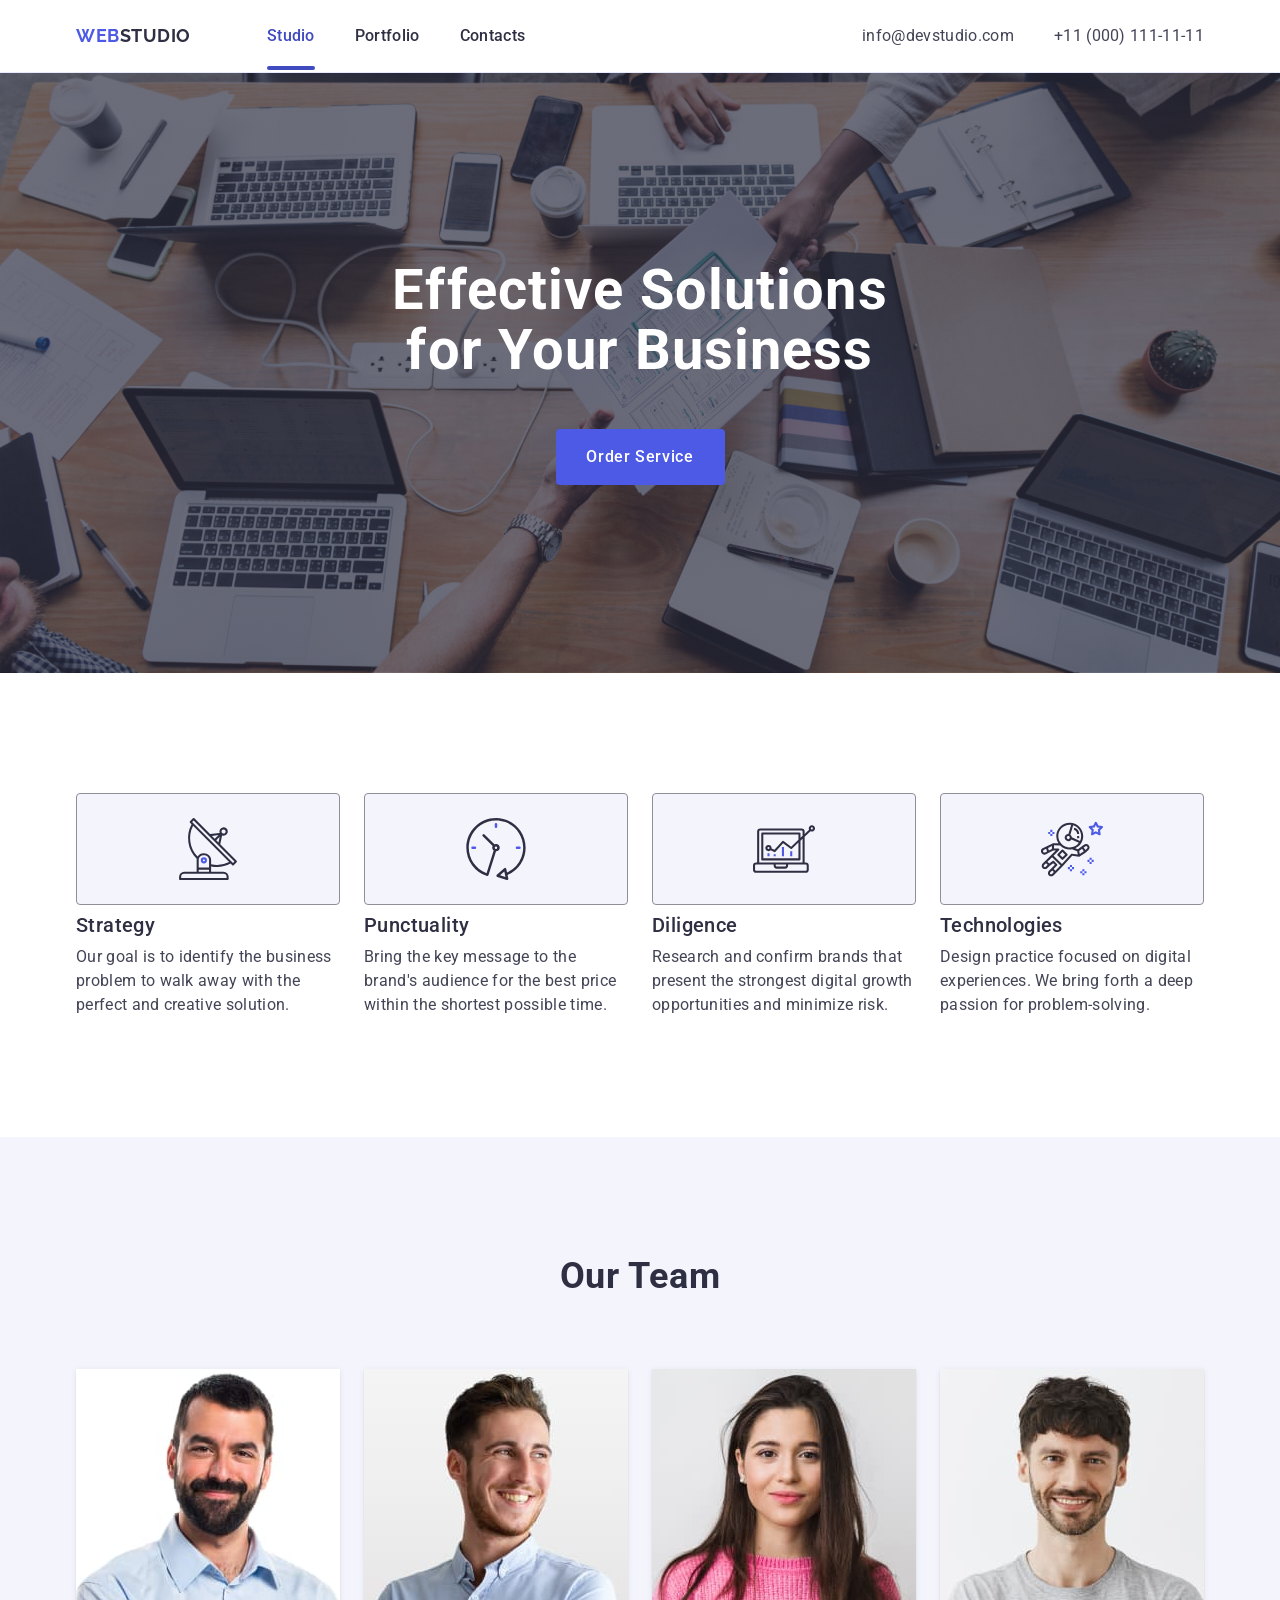
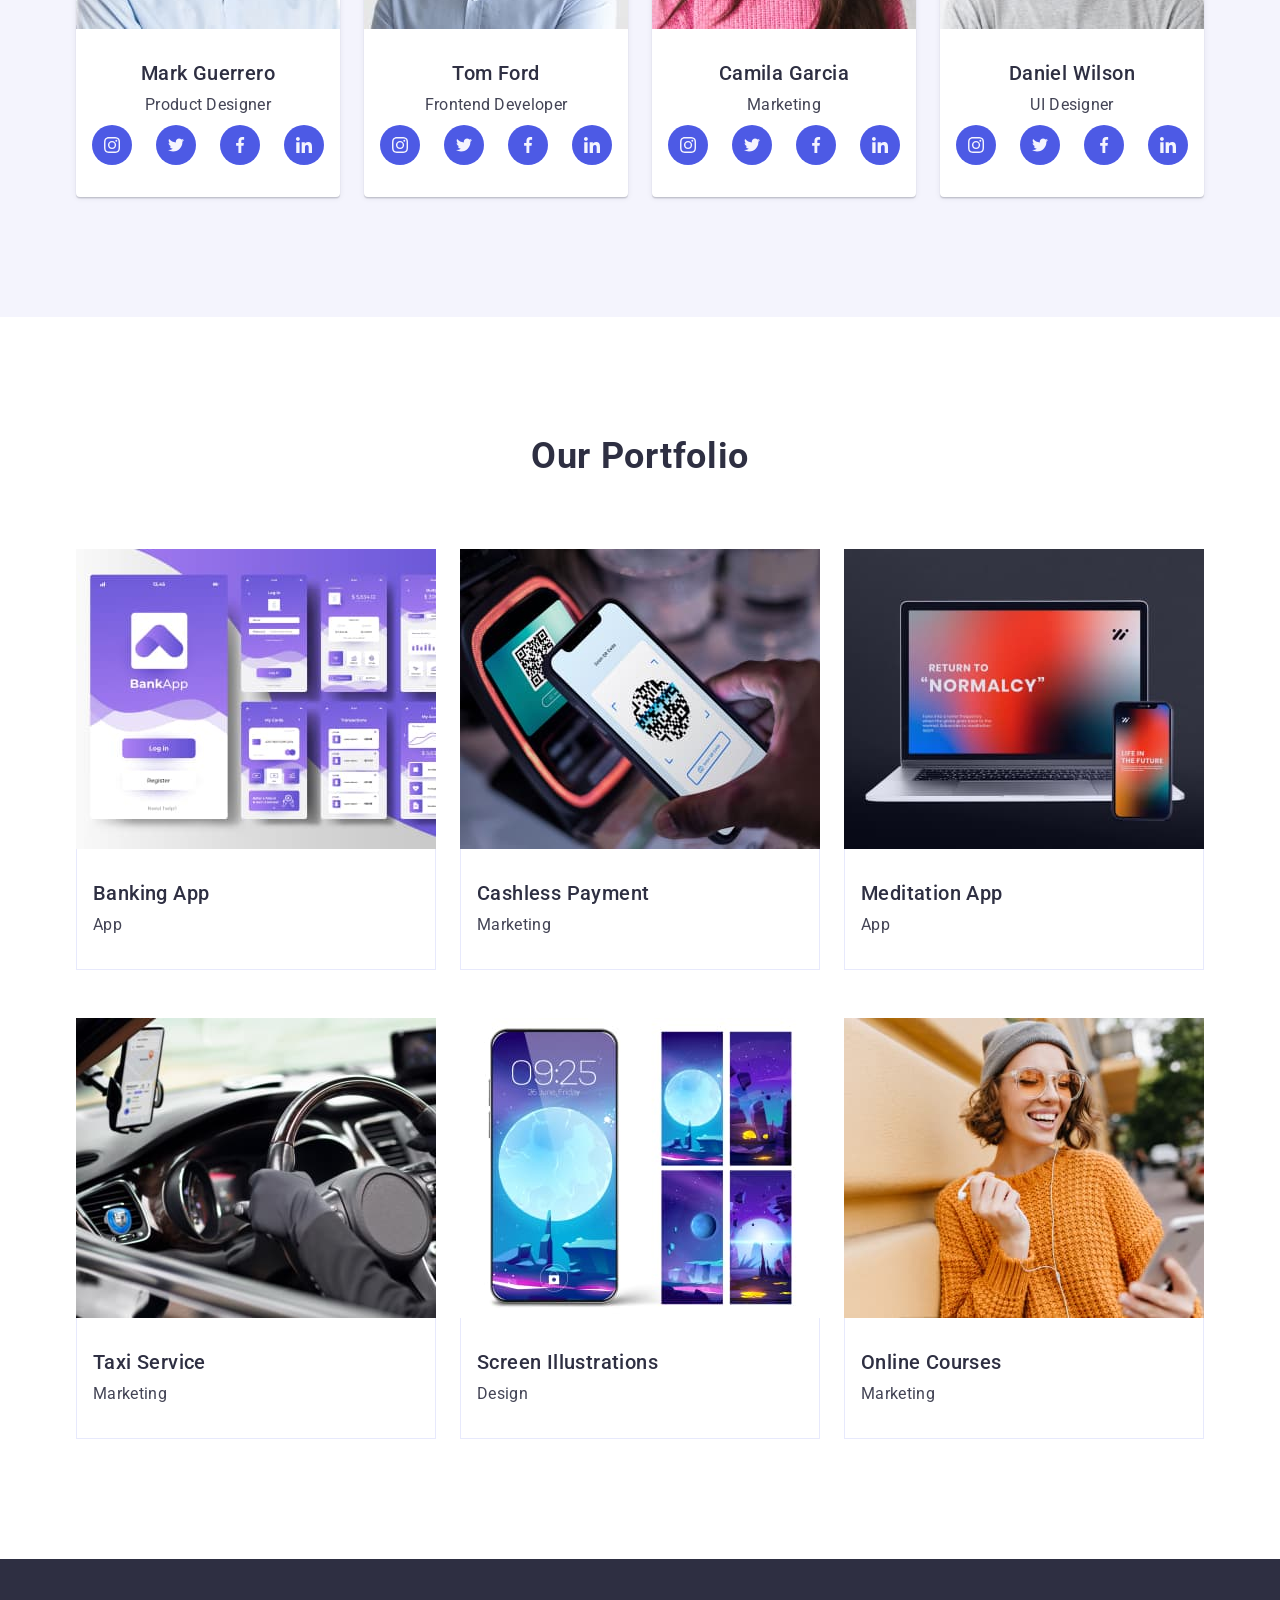
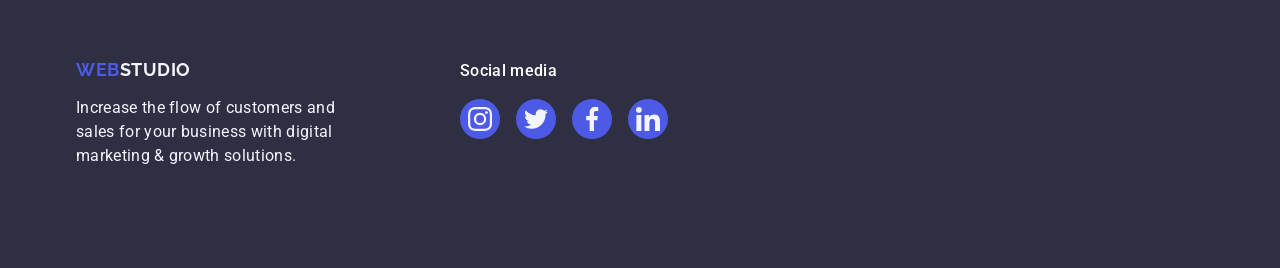
<file: index.html>
<!DOCTYPE html>
<html lang="en">
<head>
    <meta charset="UTF-8">
    <meta name="viewport" content="width=device-width, initial-scale=1.0">
    <title>Web Studio</title>
    <link rel="preconnect" href="https://fonts.googleapis.com">
    <link rel="preconnect" href="https://fonts.gstatic.com" crossorigin>
    <link href="https://fonts.googleapis.com/css2?family=Raleway:wght@700&family=Roboto:wght@400;500;700&display=swap"
        rel="stylesheet">
    <link rel="stylesheet" href="https://cdnjs.cloudflare.com/ajax/libs/modern-normalize/2.0.0/modern-normalize.min.css"
        integrity="sha512-4xo8blKMVCiXpTaLzQSLSw3KFOVPWhm/TRtuPVc4WG6kUgjH6J03IBuG7JZPkcWMxJ5huwaBpOpnwYElP/m6wg=="
        crossorigin="anonymous" referrerpolicy="no-referrer">
    <link rel="stylesheet" href="./css/styles.css">
</head>

<body>
    
<!--                       header                      -->

    <header class="header">
        <div class="container header-container">
            <nav class="navigation">
                <a class="header-logo" href="./index.html" target="_self">Web<span class="header-logo-color">Studio</span></a>
            
                <ul class="navigation-item">
                    <li class="navigation-list"><a class="navigation-link activ" href="./index.html">Studio</a></li>
                    <li class="navigation-list"><a class="navigation-link" href="">Portfolio</a></li>
                    <li class="navigation-list"><a class="navigation-link" href="">Contacts</a></li>
                </ul>
            </nav>
            
            <address class="address">
                <ul class="address-item">
                    <li class="address-list"><a class="address-link" href="mailto:info@devstudio.com">info@devstudio.com</a></li>
                    <li class="address-list"><a class="address-link" href="tel:+110001111111">+11 (000) 111-11-11</a></li>
                </ul>
            </address>
        </div>

    </header>

<!--                       main                        -->

    <main class="main">

        <section class="solution">

            <div class="container">
                <h1 class="solution-header">Effective Solutions for Your Business</h1>
                <button class="solution-button">Order Service</button>
            </div>

        </section>

        <section class="directions">

            <div class="container">
                <h2 class="directions-header visually-hidden">Directions</h2>
                <ul class="direction-item">
                    <li class="direction-list">
                        <div class="container-svg">
                            <svg class="direction-svg" width="64" height="64">
                                <use href="./images/icons.svg#icon-antenna"></use>
                            </svg>
                        </div>   
                        <h3 class="direction-list-header">Strategy</h3>
                        <p class="direction-list-paragraph">Our goal is to identify the business problem to walk away with the perfect and creative solution.</p>
                    </li>
                    <li class="direction-list">
                        <div class="container-svg">
                            <svg class="direction-svg" width="64" height="64">
                                <use href="./images/icons.svg#icon-clock"></use>
                            </svg>
                        </div>
                        <h3 class="direction-list-header">Punctuality</h3>
                        <p class="direction-list-paragraph">Bring the key message to the brand's audience for the best price within the shortest possible time.</p>
                    </li>
                    <li class="direction-list">
                        <div class="container-svg">
                            <svg class="direction-svg" width="64" height="64">
                                <use href="./images/icons.svg#icon-diagram"></use>
                            </svg>
                        </div>
                        <h3 class="direction-list-header">Diligence</h3>
                        <p class="direction-list-paragraph">Research and confirm brands that present the strongest digital growth opportunities and minimize risk.</p>
                    </li>
                    <li class="direction-list">
                        <div class="container-svg">
                            <svg class="direction-svg" width="64" height="64">
                                <use href="./images/icons.svg#icon-astronaut"></use>
                            </svg>
                        </div>
                        <h3 class="direction-list-header">Technologies</h3>
                        <p class="direction-list-paragraph">Design practice focused on digital experiences. We bring forth a deep passion for problem-solving.</p>
                    </li>
                </ul>
            </div>
        
        </section>
        
        <section class="team">
        
            <div class="container">
                <h2 class="team-header">Our Team</h2>
                <ul class="team-item">
                    <li class="team-list">
                        <img class="team-imagi" src="./images/MarkGuerrero.jpg" alt="Photo Mark Guerrero" width="264" height="260">
                        <div class="tem-profession-container">
                            <h3 class="team-list-header">Mark Guerrero</h3>
                            <p class="team-list-paragraph">Product Designer</p>
                            <ul class="team-item-svg">
                                <li class="team-list-svg">
                                    <a href="" class="team-link">
                                        <svg class="team-svg" width="16" height="16">
                                            <use href="./images/icons.svg#icon-instagram"></use>
                                        </svg>
                                    </a>
                                </li>
                                <li class="team-list-svg">
                                    <a href="" class="team-link">
                                        <svg class="team-svg" width="16" height="16">
                                            <use href="./images/icons.svg#icon-twitter"></use>
                                        </svg>
                                    </a>
                                </li>
                                <li class="team-list-svg">
                                    <a href="" class="team-link">
                                        <svg class="team-svg" width="16" height="16">
                                            <use href="./images/icons.svg#icon-facebook"></use>
                                        </svg>
                                    </a>
                                </li>
                                <li class="team-list-svg">
                                    <a href="" class="team-link">
                                        <svg class="team-svg" width="16" height="16">
                                            <use href="./images/icons.svg#icon-linkedin"></use>
                                        </svg>
                                    </a>
                                </li>
                            </ul>
                        </div>
                        
                    </li>
                    <li class="team-list">
                        <img class="team-imagi" src="./images/TomFord.jpg" alt="Photo Tom Ford" width="264" height="260">
                        <div class="tem-profession-container">
                            <h3 class="team-list-header">Tom Ford</h3>
                            <p class="team-list-paragraph">Frontend Developer</p>
                            <ul class="team-item-svg">
                                <li class="team-list-svg">
                                    <a href="" class="team-link">
                                        <svg class="team-svg" width="16" height="16">
                                            <use href="./images/icons.svg#icon-instagram"></use>
                                        </svg>
                                    </a>
                                </li>
                                <li class="team-list-svg">
                                    <a href="" class="team-link">
                                        <svg class="team-svg" width="16" height="16">
                                            <use href="./images/icons.svg#icon-twitter"></use>
                                        </svg>
                                    </a>
                                </li>
                                <li class="team-list-svg">
                                    <a href="" class="team-link">
                                        <svg class="team-svg" width="16" height="16">
                                            <use href="./images/icons.svg#icon-facebook"></use>
                                        </svg>
                                    </a>
                                </li>
                                <li class="team-list-svg">
                                    <a href="" class="team-link">
                                        <svg class="team-svg" width="16" height="16">
                                            <use href="./images/icons.svg#icon-linkedin"></use>
                                        </svg>
                                    </a>
                                </li>
                            </ul>
                        </div>
                        
                    </li>
                    <li class="team-list">
                        <img class="team-imagi" src="./images/CamilaGarcia.jpg" alt="Photo Camila Garcia" width="264" height="260">
                        <div class="tem-profession-container">
                            <h3 class="team-list-header">Camila Garcia</h3>
                            <p class="team-list-paragraph">Marketing</p>
                            <ul class="team-item-svg">
                                <li class="team-list-svg">
                                    <a href="" class="team-link">
                                        <svg class="team-svg" width="16" height="16">
                                            <use href="./images/icons.svg#icon-instagram"></use>
                                        </svg>
                                    </a>
                                </li>
                                <li class="team-list-svg">
                                    <a href="" class="team-link">
                                        <svg class="team-svg" width="16" height="16">
                                            <use href="./images/icons.svg#icon-twitter"></use>
                                        </svg>
                                    </a>
                                </li>
                                <li class="team-list-svg">
                                    <a href="" class="team-link">
                                        <svg class="team-svg" width="16" height="16">
                                            <use href="./images/icons.svg#icon-facebook"></use>
                                        </svg>
                                    </a>
                                </li>
                                <li class="team-list-svg">
                                    <a href="" class="team-link">
                                        <svg class="team-svg" width="16" height="16">
                                            <use href="./images/icons.svg#icon-linkedin"></use>
                                        </svg>
                                    </a>
                                </li>
                            </ul>
                        </div>
                        
                    </li>
                    <li class="team-list">
                        <img class="team-imagi" src="./images/DanielWilson.jpg" alt="Photo Daniel Wilson" width="264" height="260">
                        <div class="tem-profession-container">
                            <h3 class="team-list-header">Daniel Wilson</h3>
                            <p class="team-list-paragraph">UI Designer</p>
                            <ul class="team-item-svg">
                                <li class="team-list-svg">
                                    <a href="" class="team-link">
                                        <svg class="team-svg" width="16" height="16">
                                            <use href="./images/icons.svg#icon-instagram"></use>
                                        </svg>
                                    </a>
                                </li>
                                <li class="team-list-svg">
                                    <a href="" class="team-link">
                                        <svg class="team-svg" width="16" height="16">
                                            <use href="./images/icons.svg#icon-twitter"></use>
                                        </svg>
                                    </a>
                                </li>
                                <li class="team-list-svg">
                                    <a href="" class="team-link">
                                        <svg class="team-svg" width="16" height="16">
                                            <use href="./images/icons.svg#icon-facebook"></use>
                                        </svg>
                                    </a>
                                </li>
                                <li class="team-list-svg">
                                    <a href="" class="team-link">
                                        <svg class="team-svg" width="16" height="16">
                                            <use href="./images/icons.svg#icon-linkedin"></use>
                                        </svg>
                                    </a>
                                </li>
                            </ul>
                        </div>
                        
                    </li>
                </ul>
            </div>

        </section>

        <section class="portfolio">

            <div class="container">
                <h2 class="portfolio-header">Our Portfolio</h2>
                <ul class="portfolio-item">
                    <li class="portfolio-list">
                        <div class="portfolio-wrapper">
                            <img src="./images/BankingApp.jpg" alt="Photo Banking App" width="360" height="300">
                            <p class="overlay">
                                14 Stylish and User-Friendly App Design Concepts · Task Manager App · Calorie Tracker App · Exotic Fruit Ecommerce
                                App · Cloud Storage App
                            </p>
                        </div>
                        <div class="portfolio-apps-container">
                            <h3 class="portfolio-list-header">Banking App</h3>
                            <p class="portfolio-list-paragraph">App</p>
                        </div>
                    </li>
                    <li class="portfolio-list">
                        <div class="portfolio-wrapper">
                            <img src="./images/CashlessPayment.jpg" alt="Photo Cashless Payment" width="360" height="300">
                            <p class="overlay">
                                14 Stylish and User-Friendly App Design Concepts · Task Manager App · Calorie Tracker App · Exotic Fruit Ecommerce
                                App · Cloud Storage App
                            </p>
                        </div>
                        <div class="portfolio-apps-container">
                            <h3 class="portfolio-list-header">Cashless Payment</h3>
                            <p class="portfolio-list-paragraph">Marketing</p>
                        </div>
                    </li>
                    <li class="portfolio-list">
                        <div class="portfolio-wrapper">
                            <img src="./images/MeditationApp.jpg" alt="Photo Meditation App" width="360" height="300">
                            <p class="overlay">
                                14 Stylish and User-Friendly App Design Concepts · Task Manager App · Calorie Tracker App · Exotic Fruit Ecommerce
                                App · Cloud Storage App
                            </p>
                        </div>
                        <div class="portfolio-apps-container">
                            <h3 class="portfolio-list-header">Meditation App</h3>
                            <p class="portfolio-list-paragraph">App</p>
                        </div>
                    </li>
                    <li class="portfolio-list">
                        <div class="portfolio-wrapper">
                            <img src="./images/TaxiService.jpg" alt="Photo Taxi Service" width="360" height="300">
                            <p class="overlay">
                                14 Stylish and User-Friendly App Design Concepts · Task Manager App · Calorie Tracker App · Exotic Fruit Ecommerce
                                App · Cloud Storage App
                            </p>
                        </div>
                        <div class="portfolio-apps-container">
                            <h3 class="portfolio-list-header">Taxi Service</h3>
                            <p class="portfolio-list-paragraph">Marketing</p>
                        </div>
                    </li>
                    <li class="portfolio-list">
                       <div class="portfolio-wrapper">
                        <img src="./images/ScreenIllustrations.jpg" alt="Photo Screen Illustrations" width="360" height="300">
                        <p class="overlay">
                            14 Stylish and User-Friendly App Design Concepts · Task Manager App · Calorie Tracker App · Exotic Fruit Ecommerce
                            App · Cloud Storage App
                        </p>
                       </div>
                        <div class="portfolio-apps-container">
                            <h3 class="portfolio-list-header">Screen Illustrations</h3>
                            <p class="portfolio-list-paragraph">Design</p>
                        </div>
                    </li>
                    <li class="portfolio-list">
                       <div class="portfolio-wrapper">
                        <img src="./images/OnlineCourses.jpg" alt="Photo Online Courses" width="360" height="300">
                        <p class="overlay">
                            14 Stylish and User-Friendly App Design Concepts · Task Manager App · Calorie Tracker App · Exotic Fruit Ecommerce
                            App · Cloud Storage App
                        </p>
                       </div>
                        <div class="portfolio-apps-container">
                            <h3 class="portfolio-list-header">Online Courses</h3>
                            <p class="portfolio-list-paragraph">Marketing</p>
                        </div>
                    </li>
                </ul>
            </div>

        </section>

    </main>

<!--                       footer                       -->

    <footer class="footer">
        <div class="container container-footer">
           <div class="footer-container-logo">
            <a class="footer-logo" href="./index.html" target="_self">Web<span class="footer-logo-color">Studio</span></a>
            <p class="footer-paragraph">
                Increase the flow of customers and
                sales for your business with digital
                marketing & growth solutions.
            </p>
           </div>

            <div class="footer-container-social">
                <p class="footer-paragraph-social">Social media</p>
                <ul class="footer-item-svg">
                    <li class="footer-list-svg">
                        <a href="" class="footer-link">
                            <svg class="footer-svg" width="24" height="24">
                                <use href="./images/icons.svg#icon-instagram"></use>
                            </svg>
                        </a>
                    </li>
                    <li class="footer-list-svg">
                        <a href="" class="footer-link">
                            <svg class="footer-svg" width="24" height="24">
                                <use href="./images/icons.svg#icon-twitter"></use>
                            </svg>
                        </a>
                    </li>
                    <li class="footer-list-svg">
                        <a href="" class="footer-link">
                            <svg class="footer-svg" width="24" height="24">
                                <use href="./images/icons.svg#icon-facebook"></use>
                            </svg>
                        </a>
                    </li>
                    <li class="footer-list-svg">
                        <a href="" class="footer-link">
                            <svg class="footer-svg" width="24" height="24">
                                <use href="./images/icons.svg#icon-linkedin"></use>
                            </svg>
                        </a>
                    </li>
                </ul>
            </div>
        </div>
       

    </footer>

    <div class="backdrop"></div>

</body>
</html>
</file>
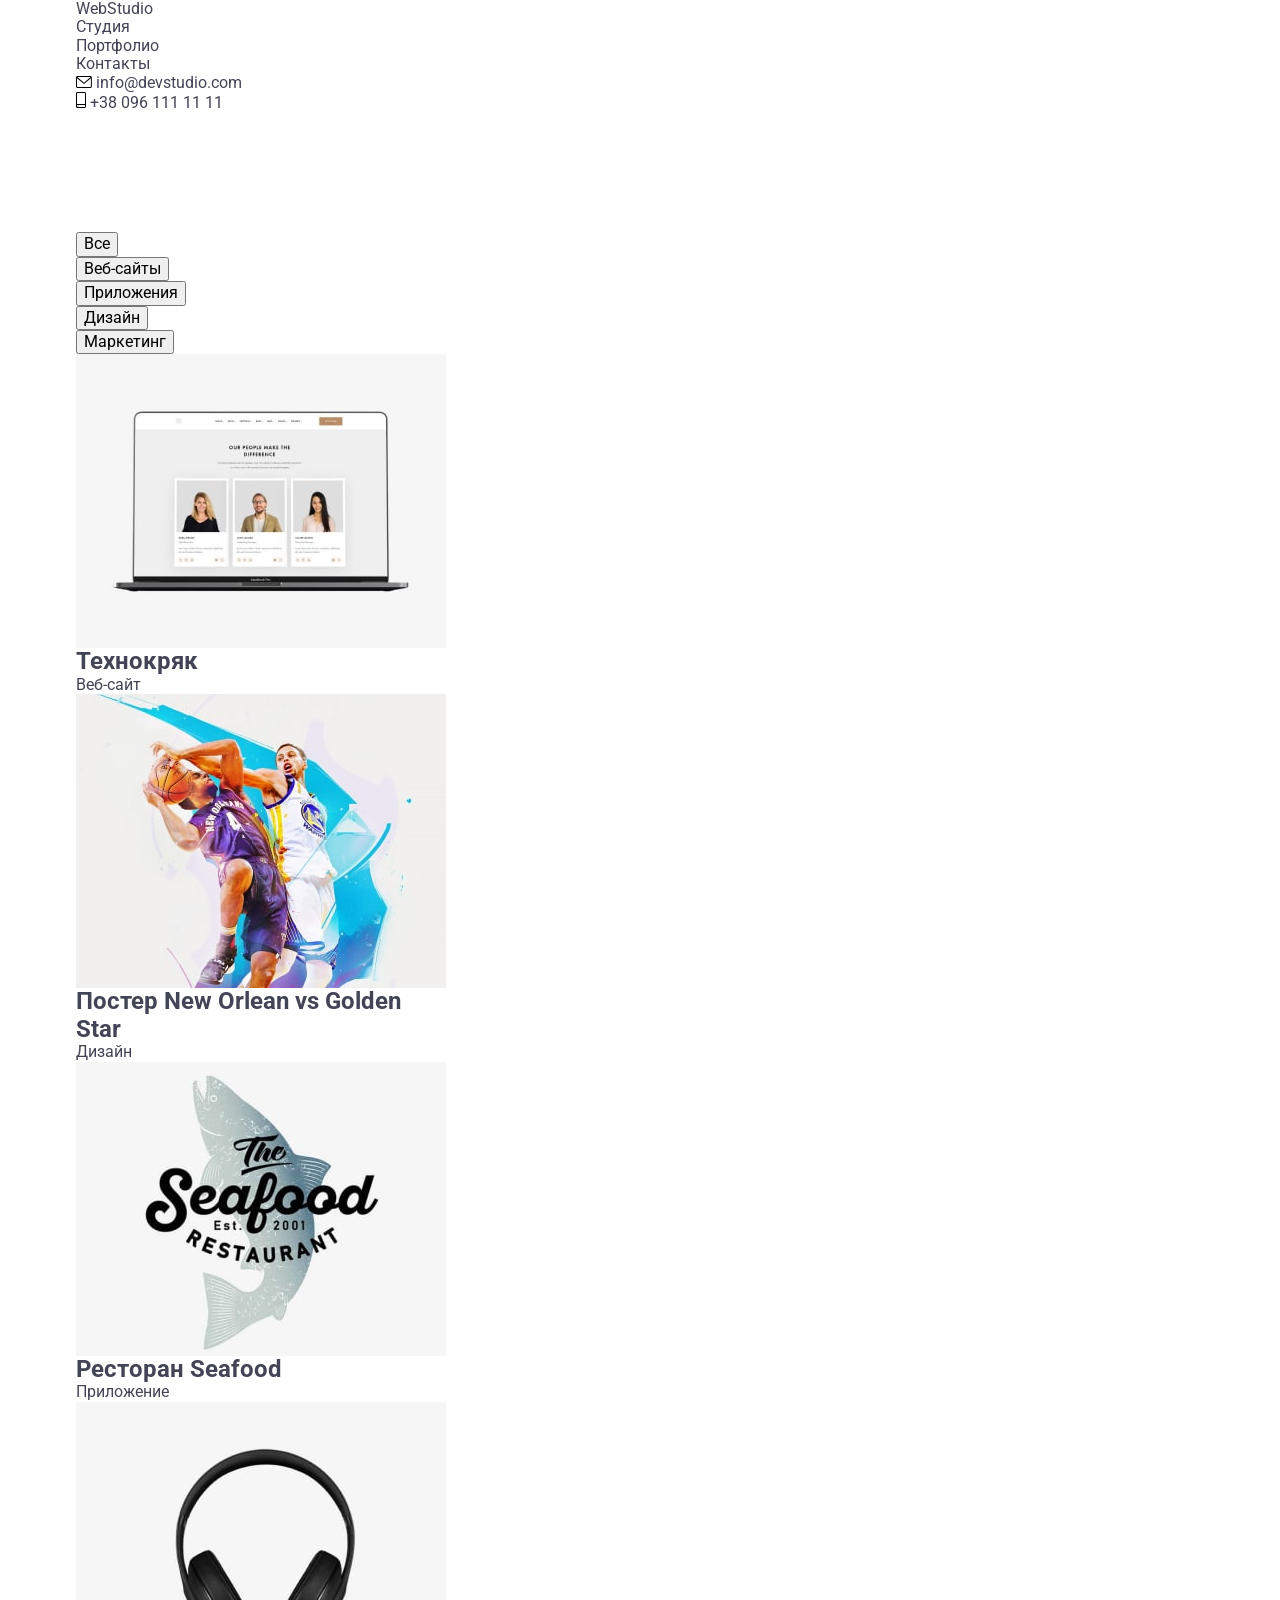
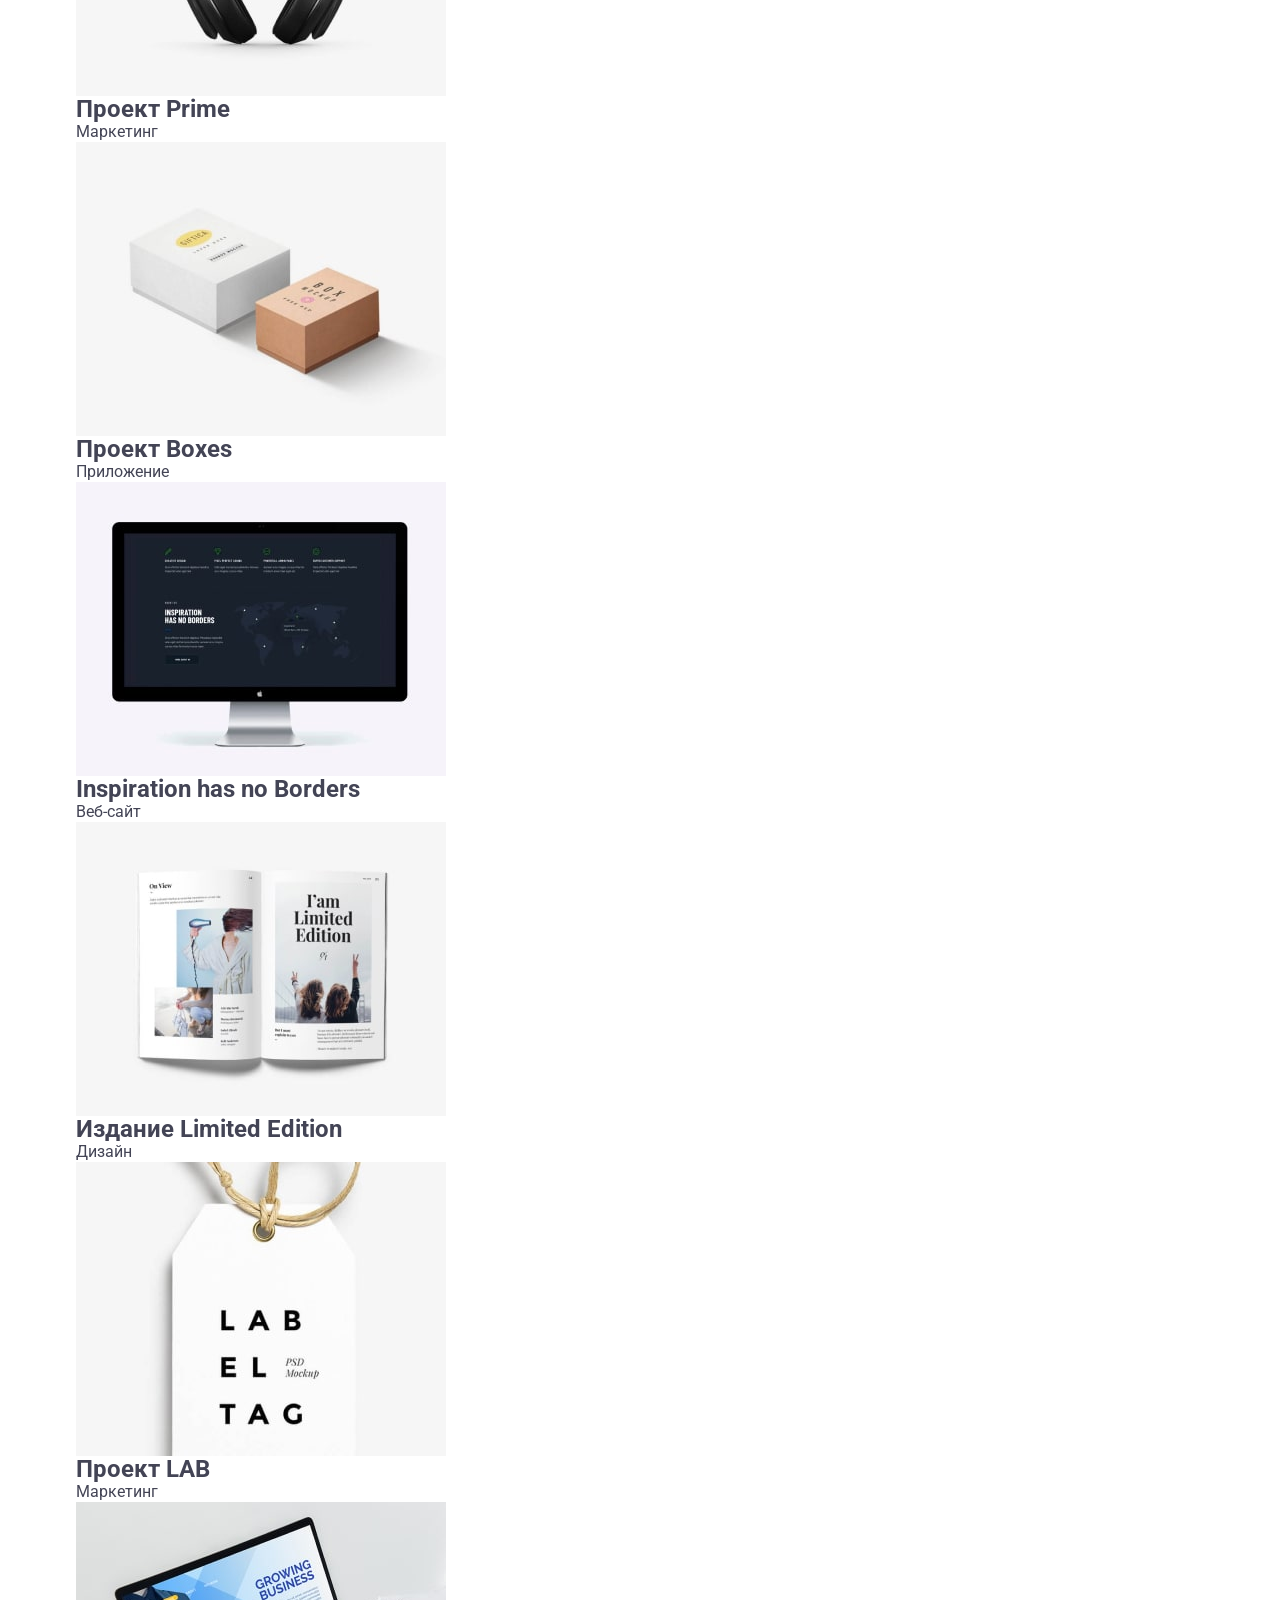
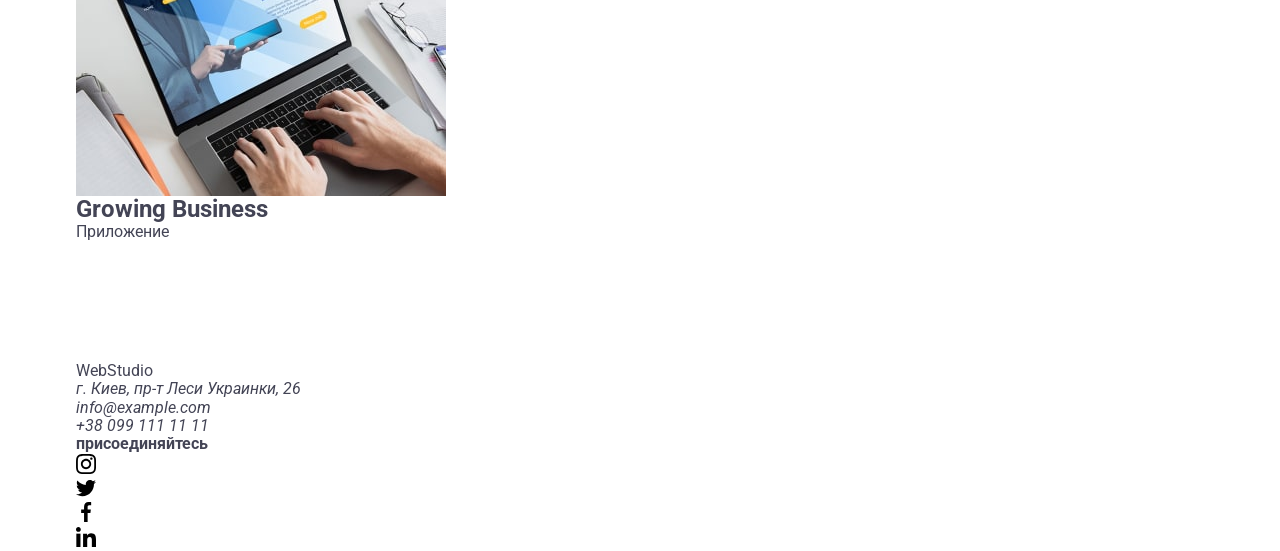
<file: portfolio.html>
<!DOCTYPE html>
<html lang="ru">
  <head>
    <meta charset="UTF-8" />
    <meta http-equiv="X-UA-Compatible" content="IE=edge" />
    <meta name="viewport" content="width=device-width, initial-scale=1.0" />

    <link rel="preconnect" href="https://fonts.googleapis.com" />
    <link rel="preconnect" href="https://fonts.gstatic.com" crossorigin />
    <link
      href="https://fonts.googleapis.com/css2?family=Raleway:wght@700&family=Roboto:wght@400;500;700;900&display=swap"
      rel="stylesheet"
    />

    <title>Портфолио</title>

    <link
      rel="stylesheet"
      href="https://cdnjs.cloudflare.com/ajax/libs/modern-normalize/1.0.0/modern-normalize.min.css"
    />

    <link rel="stylesheet" href="./css/styles.css" />
  </head>


  <body>
    <header class="page-header">
      <div class="container">
        <nav class="header-nav">
          <a href="./index.html" class="logo" lang="en"><span class="accent">Web</span>Studio</a>
          <ul class="list nav-links">
            <li class="nav-item">
              <a href="./index.html" class="nav-link">Студия</a>
            </li>
            <li class="nav-item">
              <a href="./portfolio.html" class="nav-link active">Портфолио</a>
            </li>
            <li class="nav-item">
              <a href="" class="nav-link">Контакты</a>
            </li>
          </ul>
        </nav>
        <ul class="list header-contacts">
          <li class="contact-item">
            <a href="mailto:info@devstudio.com" class="contact-link">
              <svg class="contacts-icon" width="16" height="12">
                <use href="./imagessvg/symbol-defs.svg#icon-envelope-hover"></use>
              </svg>
              info@devstudio.com</a>
          </li>
          <li class="contact-item">
            <a href="tel:+380961111111" class="contact-link">
              <svg class="contacts-icon" width="10" height="16">
                <use href="./imagessvg/symbol-defs.svg#icon-smartphone"></use>
              </svg>
              +38 096 111 11 11</a>
          </li>
        </ul>
      </div>
    </header>

    <main>
      <section class="section portfolio">
        <div class="container">
          <h1 style="display: none">Наши работы</h1>
          <ul class="list filter-list">
            <li class="filter-item">
              <button type="button" class="button button-secondary">Все</button>
            </li>
            <li class="filter-item">
              <button type="button" class="button button-secondary">Веб-сайты</button>
            </li>
            <li class="filter-item">
              <button type="button" class="button button-secondary">Приложения</button>
            </li>
            <li class="filter-item">
              <button type="button" class="button button-secondary">Дизайн</button>
            </li>
            <li class="filter-item">
              <button type="button" class="button button-secondary">Маркетинг</button>
            </li>
          </ul>
          <ul class="list portfolio-list">
            <li class="portfolio-case">
              <a href="" class="portfolio-link link">
                <img class="case-img" src="./images2/img-min.jpg" alt="Пример" width="370" height="294" />
                <div class="case-info">
                  <h2 class="item-title">Технокряк</h2>
                  <p class="item-descr">Веб-сайт</p>
                </div>
              </a>
              
            </li>
            <li class="portfolio-case">
              <a href="" class="portfolio-link link">
                <img class="case-img" src="./images2/img (1)-min.jpg" alt="Пример" width="370" height="294" />
                <div class="case-info">
                  <h2 class="item-title">Постер New Orlean vs Golden Star</h2>
                  <p class="item-descr">Дизайн</p>
                </div>
              </a>
             
            </li>
            <li class="portfolio-case">
              <a href="" class="portfolio-link link">
                <img class="case-img" src="./images2/img (2)-min.jpg" alt="Пример" width="370" height="294" />
                <div class="case-info">
                  <h2 class="item-title">Ресторан Seafood</h2>
                  <p class="item-descr">Приложение</p>
                </div>
              </a>
              
            </li>
            <li class="portfolio-case">
              <a href="" class="portfolio-link link">
                <img class="case-img" src="./images2/img (3)-min.jpg" alt="Пример" width="370" height="294" />
                <div class="case-info">
                  <h2 class="item-title">Проект Prime</h2>
                  <p class="item-descr">Маркетинг</p>
                </div>
              </a>
             
            </li>
            <li class="portfolio-case">
              <a href="" class="portfolio-link link">
                <img class="case-img" src="./images2/img (4)-min.jpg" alt="Пример" width="370" height="294" />
                <div class="case-info">
                  <h2 class="item-title">Проект Boxes</h2>
                  <p class="item-descr">Приложение</p>
                </div>
              </a>
             
            </li>
            <li class="portfolio-case">
              <a href="" class="portfolio-link link">
                <img class="case-img" src="./images2/img (5)-min.jpg" alt="Пример" width="370" height="294" />
                <div class="case-info">
                  <h2 class="item-title">Inspiration has no Borders</h2>
                  <p class="item-descr">Веб-сайт</p>
                </div>
              </a>
              
            </li>
            <li class="portfolio-case">
              <a href="" class="portfolio-link link">
                <img class="case-img" src="./images2/img (6)-min.jpg" alt="Пример" width="370" height="294" />
                <div class="case-info">
                  <h2 class="item-title">Издание Limited Edition</h2>
                  <p class="item-descr">Дизайн</p>
                </div>
              </a>
             
            </li>
            <li class="portfolio-case">
              <a href="" class="portfolio-link link">
                <img class="case-img" src="./images2/img (7)-min.jpg" alt="Пример" width="370" height="294" />
                <div class="case-info">
                  <h2 class="item-title">Проект LAB</h2>
                  <p class="item-descr">Маркетинг</p>
                </div>
              </a>
             
            </li>
            <li class="portfolio-case">
              <a href="" class="portfolio-link link">
                <img class="case-img" src="./images2/img (8)-min.jpg" alt="Пример" width="370" height="294" />
                <div class="case-info">
                  <h2 class="item-title">Growing Business</h2>
                  <p class="item-descr">Приложение</p>
                </div>
              </a>
             
            </li>
          </ul>
        </div>
      </section>
    </main>

        <footer class="page-footer">
          <div class="container">
            <div class="address">
              <a href="./index.html" class="logo" lang="en"><span class="accent">Web</span>Studio</a>
              <address>
                <p class="addr">г. Киев, пр-т Леси Украинки, 26</p>
                <ul class="list contacts">
                  <li class="contact-item">
                    <a href="mailto:info@example.com" class="contact-link">info@example.com</a>
                  </li>
                  <li class="contact-item">
                    <a href="tel:+380991111111" class="contact-link">+38 099 111 11 11</a>
                  </li>
                </ul>
              </address>
            </div>
            <div class="container-item">
              <b class="footer-title list">присоединяйтесь</b>
              <ul class="footer-list list">
                <li class="item-footer-ul-li">
                  <a href="" class="item-footer-ul-li-a link">
                    <svg class="item-footer-icon" width="20" height="20">
                      <use href="./imagessvg/symbol-defs.svg#icon-instagram"></use>
                    </svg>
                  </a>
                </li>
                <li class="item-footer-ul-li">
                  <a href="" class="item-footer-ul-li-a link">
                    <svg class="item-footer-icon" width="20" height="20">
                      <use href="./imagessvg/symbol-defs.svg#icon-twitter"></use>
                    </svg>
                  </a>
                </li>
                <li class="item-footer-ul-li">
                  <a href="" class="item-footer-ul-li-a link">
                    <svg class="item-footer-icon" width="20" height="20">
                      <use href="./imagessvg/symbol-defs.svg#icon-facebook"></use>
                    </svg>
                  </a>
                </li>
                <li class="item-footer-ul-li">
                  <a href="" class="item-footer-ul-li-a link">
                    <svg class="item-footer-icon" width="20" height="20">
                      <use href="./imagessvg/symbol-defs.svg#icon-linkedin"></use>
                    </svg>
                  </a>
                </li>
              </ul>
            </div>
          </div>
        </footer>
  </body>
</html>
</file>
<file: css/styles.css>
/*  global style    */

*,
*::before,
*::after {
    box-sizing: border-box;
}

h1,
h2,
h3,
h4,
h5,
h6,
p {
    margin-top: 0;
    margin-bottom: 0;
}

ul,
ol {
    list-style-type: none;
    margin-top: 0;
    margin-bottom: 0;
    padding-left: 0;
}

a {
    color: currentColor;
    text-decoration: none;
}

.container {
    width: 1158px;
    margin: 0 auto;
    padding: 0 15px;
}

img {
    display: block;
    object-fit: cover;
}

body {
    font-family: "Roboto", sans-serif;
    color: #434455;
    background-color: #ffffff;
}


/*          header        */

.header {
    border-bottom: 1px solid #e7e9fc;
    box-shadow: 0px 1px 6px 0px rgba(46, 47, 66, 0.08), 0px 1px 1px 0px rgba(46, 47, 66, 0.16), 0px 2px 1px 0px rgba(46, 47, 66, 0.08);
}

.header-container {
    display: flex;
    align-items: center;
}

.navigation {
    display: flex;
    align-items: center;
    margin-right: auto;
}

.header-logo {
    font-family: "Raleway", sans-serif;
    font-weight: 700;
    font-size: 18px; 
    line-height: 1.17;
    letter-spacing: 0.03em;
    text-transform: uppercase;
    color: #4d5ae5;
    margin-right: 76px;
}

.header-logo-color {
    color: #2e2f42;
}

.navigation-item {
    display: flex;
    gap: 40px;
   
}

.navigation-link {
    position: relative;
    font-weight: 500;
    font-size: 16px;
    line-height: 1.5;
    letter-spacing: 0.02em;
    color: #2e2f42;
    padding: 24px 0;
    transition: color 250ms cubic-bezier(0.4, 0, 0.2, 1);
}

.navigation-list .navigation-link:hover,
.navigation-list .navigation-link:focus {
    color: #404bbf;
}

.navigation-link.activ {
    color: #404bbf;
}

.navigation-link.activ::after {
    content: "";
    position: absolute;
    bottom: -1px;
    display: block;
    width: 100%;
    height: 4px;
    border-radius: 2px;
    background: #404BBF;
}

.address {
    font-style: normal;
}

.address-item {
    display: flex;
    gap: 40px;
}

.address-list {
    padding: 24px 0;
}

.address-link {
    font-size: 16px;
    line-height: 1.5;
    letter-spacing: 0.02em;
    color: #434455;
    transition: color 250ms cubic-bezier(0.4, 0, 0.2, 1);
}

.address-list .address-link:hover,
.address-list .address-link:focus {
    color:#404bbf;
}

/*            main                */
/*       solution-section         */

.solution {
    background-color: #2e2f42;
    padding: 188px 0;
    background-image: linear-gradient(rgba(46, 47, 66, 0.70), rgba(46, 47, 66, 0.70)), url(../images/hero.jpg);
    max-width: 1440px;
    background-repeat: no-repeat;
    background-position: center;
    background-size: cover;
    margin: 0 auto;
}

.solution-header {
    font-size: 56px;
    line-height: 1.07;
    text-align: center;
    letter-spacing: 0.02em;
    color: #ffffff;
    max-width: 496px;
    margin: 0 auto;
}

.solution-button {
    background-color: #4D5AE5;
    font-family: "Roboto", sans-serif;
    font-weight: 500;
    font-size: 16px;
    line-height: 1.5;
    letter-spacing: 0.04em;
    color: #ffffff;
    cursor: pointer;
    min-width: 169px;
    height: 56px;
    border: none;
    border-radius: 4px;
    display: block;
    margin: 0 auto;
    margin-top: 48px;
    transition: background-color 250ms cubic-bezier(0.4, 0, 0.2, 1);
}

.solution-button:hover,
.solution-button:focus {
    background-color: #404BBF;
}

/*       directions-section         */

.directions {
    padding: 120px 0;
}

.visually-hidden {
    position: absolute;
    width: 1px;
    height: 1px;
    margin: -1px;
    border: 0;
    padding: 0;

    white-space: nowrap;
    clip-path: inset(100%);
    clip: rect(0 0 0 0);
    overflow: hidden;
}

.direction-item {
    display: flex;
    gap: 24px;
}

.direction-list {
    width: calc((100% - 72px) / 4);
}

.container-svg {
    width: 264px;
    height: 112px;
    border-radius: 4px;
    border: 1px solid #8E8F99;
    background:#F4F4FD;
    margin-bottom: 8px;
    padding: 24px 100px;
    display: flex;
    align-items: center;
    justify-content: center;
}

.direction-svg {
   
}

.direction-list-header {
    font-weight: 500;
    font-size: 20px;
    line-height: 1.2;
    letter-spacing: 0.02em;
    color: #2e2f42;
    margin-bottom: 8px;
}

.direction-list-paragraph {
    font-size: 16px;
    line-height: 1.5;
    letter-spacing: 0.02em;
    color: #434455;
}

/*             team-section           */

.team {
    background-color: #F4F4FD;
    padding: 120px 0;
}

.team-header {
    font-size: 36px;
    line-height: 1.11;
    text-align: center;
    letter-spacing: 0.02em;
    text-transform: capitalize;
    color: #2e2f42;
    margin-bottom: 72px;
}

.team-item {
    display: flex;
    gap: 24px;
}

.team-list {
    background-color: #ffffff;
    width: calc((100% - 72px) / 4);
    border-radius: 0px 0px 4px 4px;
    box-shadow: 0px 2px 1px 0px rgba(46, 47, 66, 0.08), 0px 1px 1px 0px rgba(46, 47, 66, 0.16), 0px 1px 6px 0px rgba(46, 47, 66, 0.08);
}

.tem-profession-container {
padding: 32px 0;
}

.team-list-header {
    font-weight: 500;
    font-size: 20px;
    line-height: 1.2;
    letter-spacing: 0.02em;
    color: #2e2f42;
    text-align: center;
    margin-bottom: 8px;
}

.team-list-paragraph {
    font-size: 16px;
    line-height: 1.5;
    letter-spacing: 0.02em;
    text-align: center;
}

.team-item-svg {
    display: flex;
    justify-content: center;
    align-items: center;
    gap: 24px;
    margin-top: 8px;
}

.team-list-svg {
    width: 40px;
    height: 40px;
}

.team-link {
    display: flex;
    width: 100%;
    height: 100%;
    background-color: #4D5AE5;
    border-radius: 50%;
    justify-content: center;
    align-items: center;
    transition: background-color 250ms cubic-bezier(0.4, 0, 0.2, 1);
}

.team-link:hover,
.team-link:focus {
    background-color: #404BBF;
}

.team-svg {
    fill: #f4f4fd;
}

/*         portfolio-section           */

.portfolio {
    padding: 120px 0;
}

.portfolio-item {
    display: flex;
    flex-wrap: wrap;
    column-gap: 24px;
    row-gap: 48px;
}

.portfolio-list {
    width: calc((100% - 48px) / 3);
    transition: box-shadow 250ms cubic-bezier(0.4, 0, 0.2, 1);
}

.portfolio-list:hover {
    box-shadow:0px 1px 6px rgba(46, 47, 66, 0.08),
        0px 1px 1px rgba(46, 47, 66, 0.16),
        0px 2px 1px rgba(46, 47, 66, 0.08);
        transform: translateY(0%)
}

.portfolio-wrapper {
    position: relative;
    overflow: hidden;
}

.overlay {
    position: absolute;
    top: 0;
    color: #F4F4FD;
    font-size: 16px;
    line-height: 1.5;
    letter-spacing: 0.02em;
    padding: 40px 32px;
    display: flex;
    align-items: center;
    justify-content: center;
    width: 100%;
    height: 100%;
    background-color: #4D5AE5;
    transform: translateY(100%);
    transition: transform 250ms cubic-bezier(0.4, 0, 0.2, 1);
}

.portfolio-list:hover .overlay {
    transform: translateY(0);
}

.portfolio-apps-container {
    padding: 32px 16px;
    border: 1px solid #e7e9fc;
    border-top: none;
}

.portfolio-header {
    font-size: 36px;
    line-height: 1.11;
    text-align: center;
    letter-spacing: 0.02em;
    text-transform: capitalize;
    color: #2e2f42;
    margin-bottom: 72px;
}

.portfolio-list-header {
    font-weight: 500;
        font-size: 20px;
        line-height: 1.2;
        letter-spacing: 0.02em;
        color: #2e2f42;
        margin-bottom: 8px
}

.portfolio-list-paragraph {
    font-size: 16px;
    line-height: 1.5;
    letter-spacing: 0.02em;
}

/*               footer                */

.footer {
    background-color: #2e2f42;
    padding: 100px 0;
}

.container-footer {
    display: flex;
    align-items: baseline;
}

.footer-container-logo {
    margin-right: 120px;
}

.footer-logo {
    font-family: "Raleway", sans-serif;
    font-weight: 700;
    font-size: 18px;
    line-height: 1.17;
    letter-spacing: 0.03em;
    text-transform: uppercase;
    color: #4d5ae5;
    display: inline-block;
    margin-bottom: 16px;    
}

.footer-logo-color {
    color: #f4f4fd;
}

.footer-paragraph {
    line-height: 1.5;
    letter-spacing: 0.02em;
    color: #F4F4FD;
    max-width: 264px;
}

.footer-container-social {
}

.footer-paragraph-social {
    color:#FFF;
    font-size: 16px;
    font-style: normal;
    font-weight: 500;
    line-height: 1.5;
    letter-spacing: 0.02em;
    margin-bottom: 16px;
}

.footer-item-svg {
    display: flex;
    justify-content: center;
    align-items: center;
    gap: 16px;
}

.footer-list-svg {
    width: 40px;
    height: 40px;
}

.footer-link {
    display: flex;
    width: 100%;
    height: 100%;
    background-color: #4D5AE5;
    border-radius: 50%;
    justify-content: center;
    align-items: center;
    transition: background-color 250ms cubic-bezier(0.4, 0, 0.2, 1);
}

.footer-link:hover,
.footer-link:focus {
    background-color: #31D0AA;
}

.footer-svg {
    fill: #f4f4fd;
}

.backdrop {
    display: none;
    position: fixed;
    top: 0;
    left: 0;
    width: 100%;
    height: 100%;
    background-color: rgba(0, 0, 0, 0.3);
}
</file>
